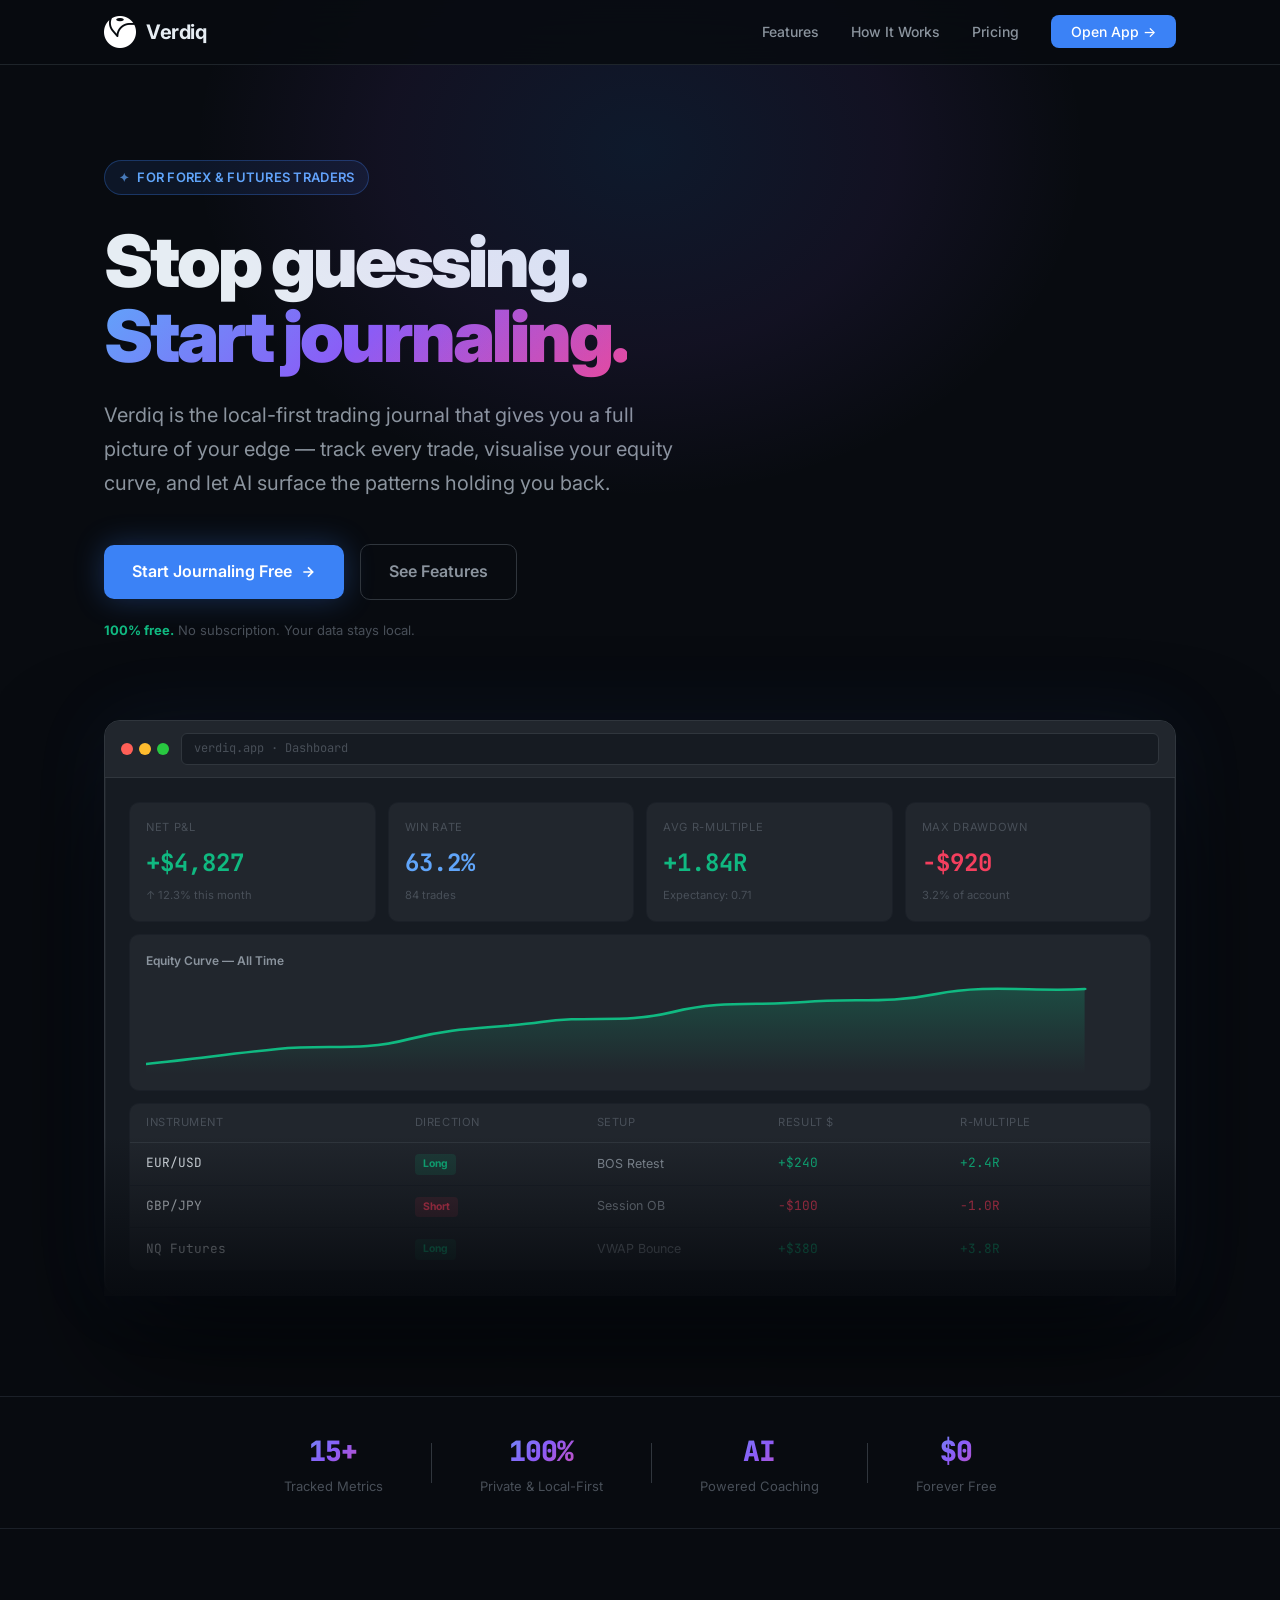
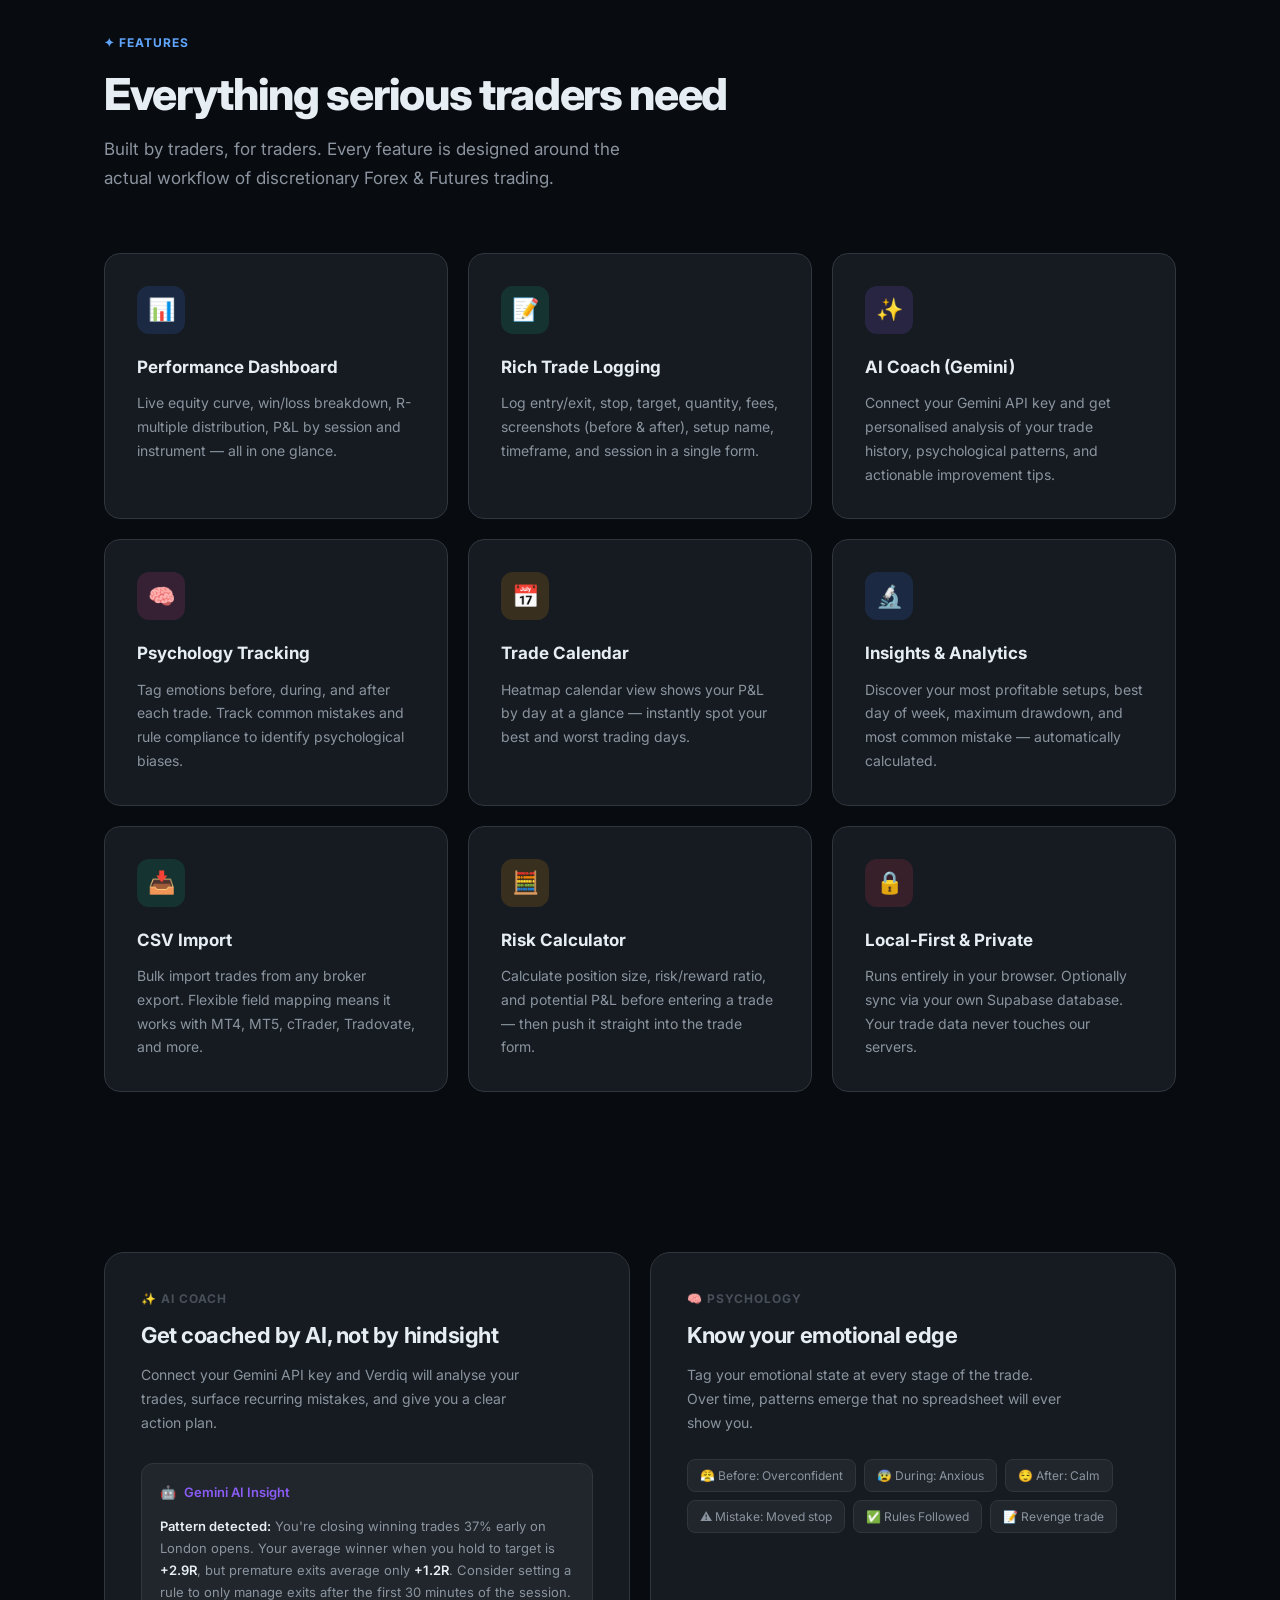
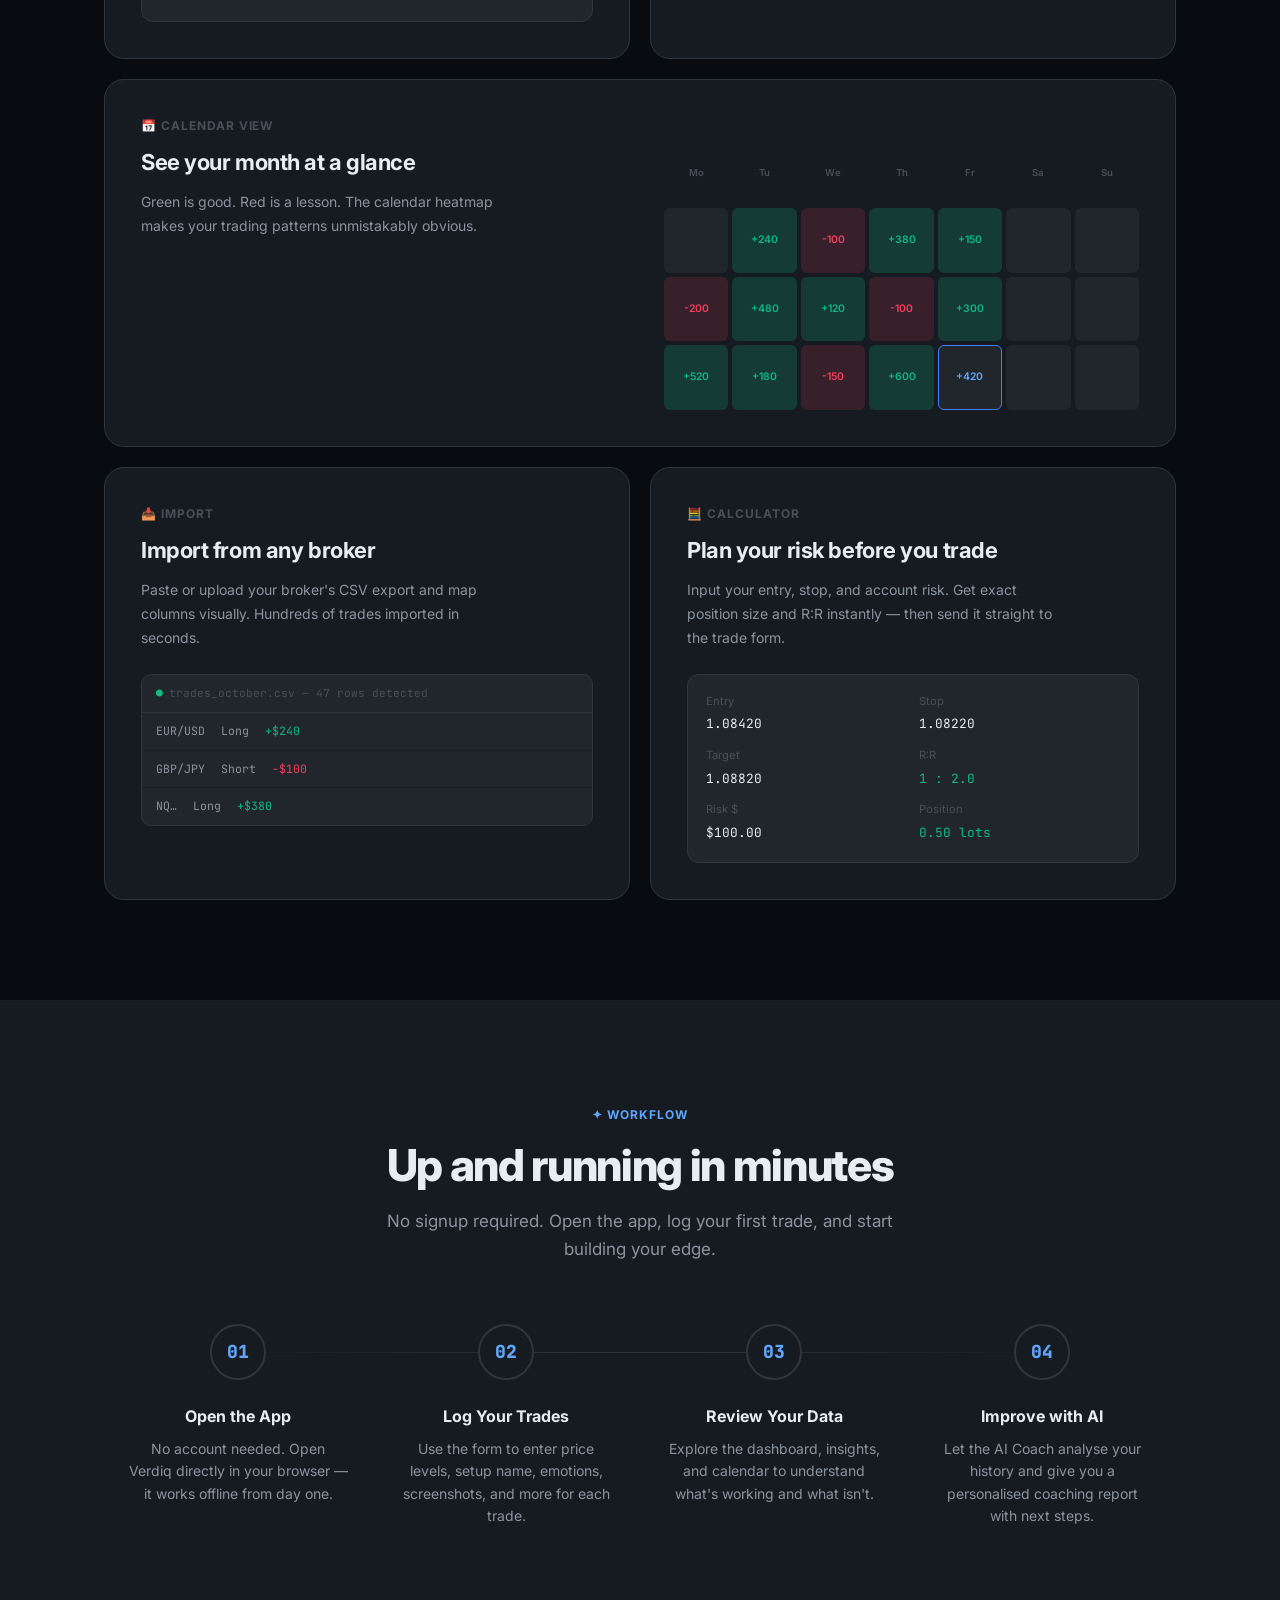
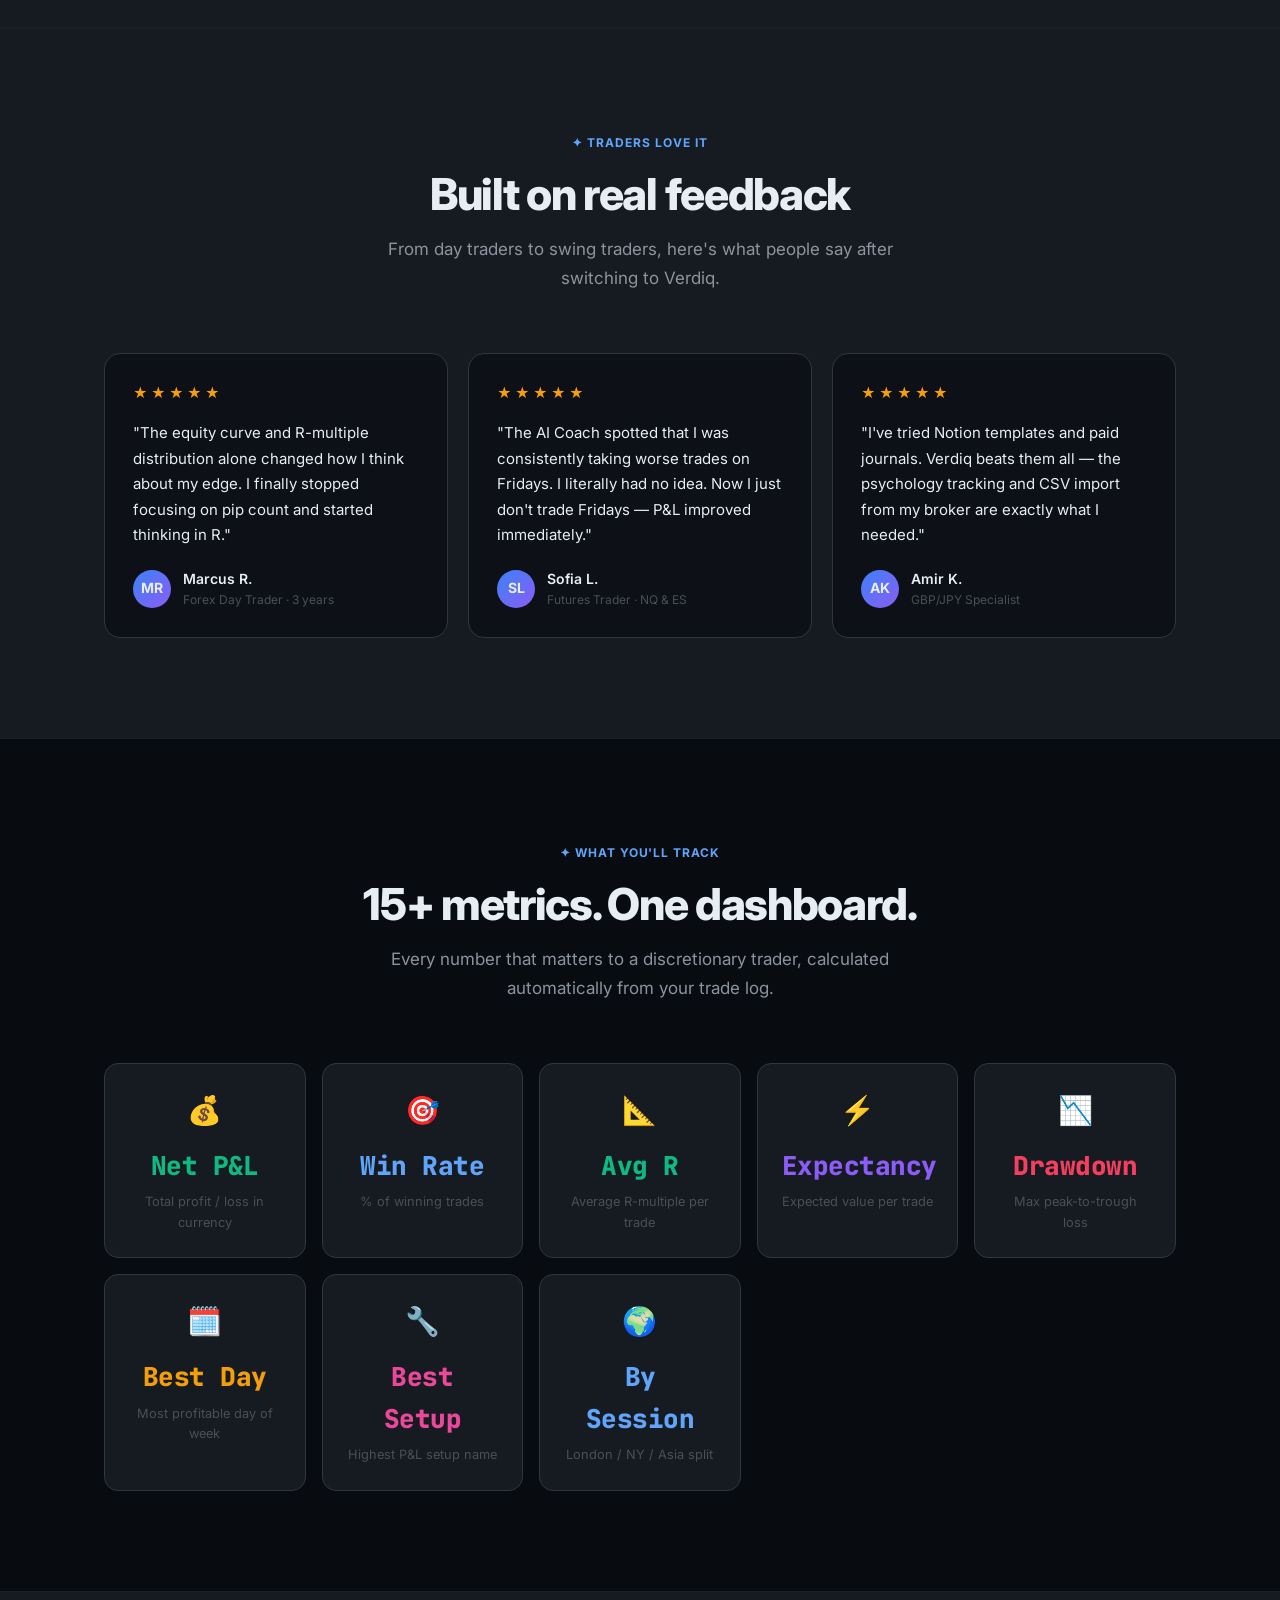
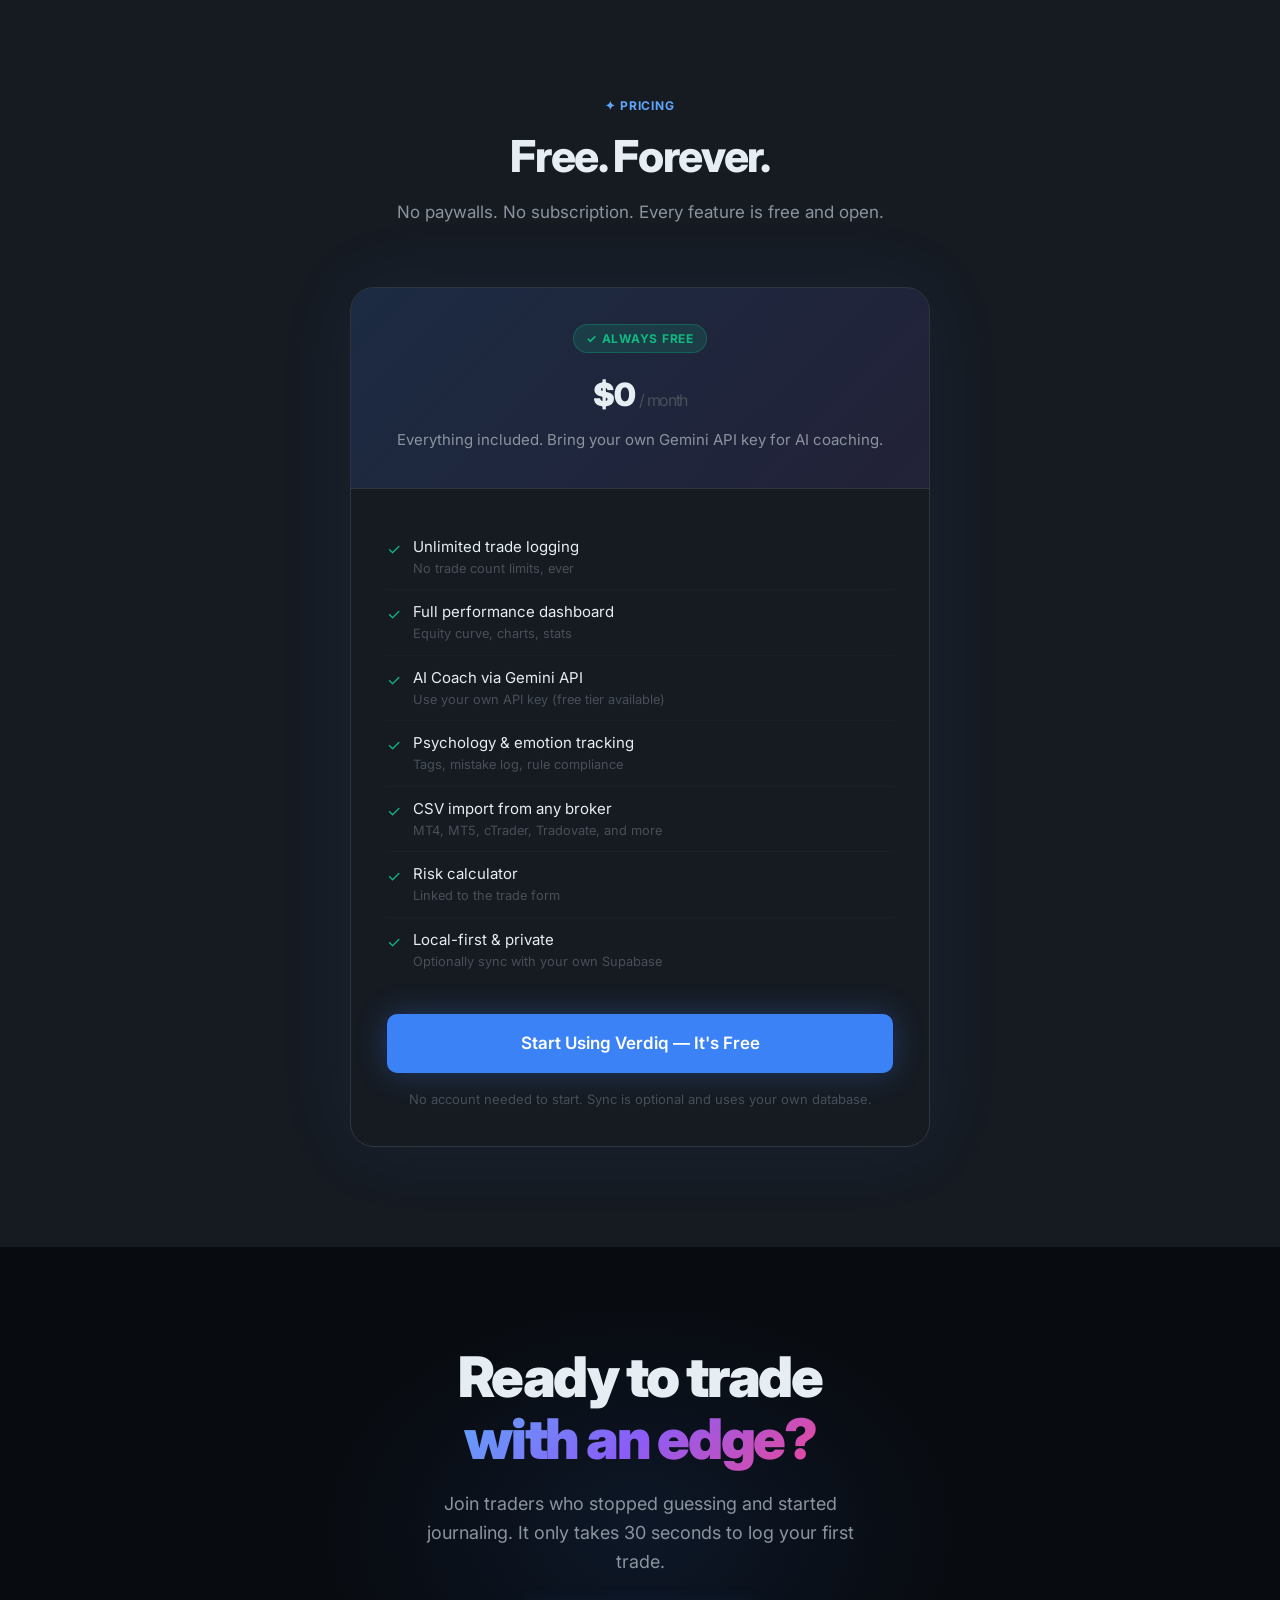
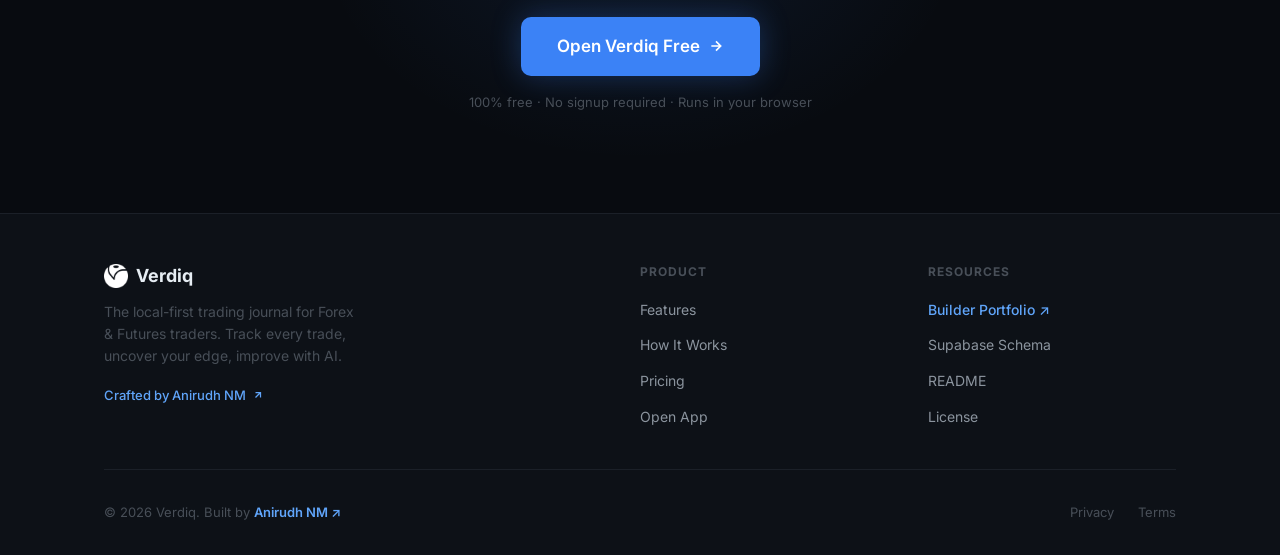
<file: index.html>
<!DOCTYPE html>
<html lang="en">
<head>
  <meta charset="UTF-8">
  <meta name="viewport" content="width=device-width, initial-scale=1.0">
  <meta name="description" content="Verdiq — The local-first trading journal for Forex & Futures traders. Track trades, analyse performance, and improve with AI coaching.">
  <meta name="theme-color" content="#0d1117">
  <title>Verdiq — Trading Journal for Serious Traders</title>

  <link rel="icon" type="image/png" href="/icon.png">
  <link rel="preconnect" href="https://fonts.googleapis.com">
  <link rel="preconnect" href="https://fonts.gstatic.com" crossorigin>
  <link href="https://fonts.googleapis.com/css2?family=Inter:wght@300;400;500;600;700;800;900&family=JetBrains+Mono:wght@400;500;600&display=swap" rel="stylesheet">

  <style>
    /* ── Reset & Base ─────────────────────────────── */
    *, *::before, *::after { box-sizing: border-box; margin: 0; padding: 0; }
    html { scroll-behavior: smooth; }

    body {
      font-family: 'Inter', -apple-system, BlinkMacSystemFont, sans-serif;
      background: #080b10;
      color: #e6edf3;
      line-height: 1.6;
      overflow-x: hidden;
    }

    /* ── Design Tokens ────────────────────────────── */
    :root {
      --bg-deep:      #080b10;
      --bg-primary:   #0d1117;
      --bg-secondary: #161b22;
      --bg-elevated:  #21262d;
      --border:       #30363d;
      --border-subtle:#1b2028;
      --text-primary: #e6edf3;
      --text-secondary:#8b949e;
      --text-muted:   #484f58;
      --profit:       #10b981;
      --loss:         #f43f5e;
      --accent:       #3b82f6;
      --accent-light: #60a5fa;
      --accent-hover: #2563eb;
      --purple:       #8b5cf6;
      --pink:         #ec4899;
      --warning:      #f59e0b;
      --mono:         'JetBrains Mono', monospace;
    }

    /* ── Utilities ────────────────────────────────── */
    .container {
      max-width: 1120px;
      margin: 0 auto;
      padding: 0 24px;
    }
    .gradient-text {
      background: linear-gradient(135deg, #60a5fa 0%, #8b5cf6 50%, #ec4899 100%);
      -webkit-background-clip: text;
      -webkit-text-fill-color: transparent;
      background-clip: text;
    }
    .profit-text { color: var(--profit); }
    .loss-text   { color: var(--loss); }
    .mono        { font-family: var(--mono); }

    /* ── Scrollbar ────────────────────────────────── */
    ::-webkit-scrollbar { width: 6px; }
    ::-webkit-scrollbar-track { background: var(--bg-primary); }
    ::-webkit-scrollbar-thumb { background: var(--border); border-radius: 3px; }

    /* ══════════════════════════════════════════════ */
    /*  NAV                                           */
    /* ══════════════════════════════════════════════ */
    .nav {
      position: fixed;
      top: 0; left: 0; right: 0;
      z-index: 100;
      background: rgba(8, 11, 16, 0.85);
      backdrop-filter: blur(20px);
      -webkit-backdrop-filter: blur(20px);
      border-bottom: 1px solid rgba(48, 54, 61, 0.6);
      transition: border-color 0.3s;
    }
    .nav-inner {
      display: flex;
      align-items: center;
      justify-content: space-between;
      height: 64px;
    }
    .nav-logo {
      display: flex;
      align-items: center;
      gap: 10px;
      text-decoration: none;
      color: var(--text-primary);
      font-weight: 700;
      font-size: 1.25rem;
      letter-spacing: -0.02em;
    }
    .nav-logo img {
      width: 32px;
      height: 32px;
      border-radius: 8px;
    }
    .nav-links {
      display: flex;
      align-items: center;
      gap: 32px;
      list-style: none;
    }
    .nav-links a {
      color: var(--text-secondary);
      text-decoration: none;
      font-size: 0.875rem;
      font-weight: 500;
      transition: color 0.2s;
    }
    .nav-links a:hover { color: var(--text-primary); }
    .nav-cta {
      background: var(--accent);
      color: #fff !important;
      padding: 8px 20px;
      border-radius: 8px;
      transition: background 0.2s !important;
    }
    .nav-cta:hover { background: var(--accent-hover) !important; }

    /* ══════════════════════════════════════════════ */
    /*  HERO                                          */
    /* ══════════════════════════════════════════════ */
    .hero {
      padding: 160px 0 100px;
      position: relative;
      overflow: hidden;
    }
    /* Radial glow background */
    .hero::before {
      content: '';
      position: absolute;
      top: -200px; left: 50%;
      transform: translateX(-50%);
      width: 900px; height: 700px;
      background: radial-gradient(ellipse at center,
        rgba(59,130,246,0.12) 0%,
        rgba(139,92,246,0.08) 40%,
        transparent 70%);
      pointer-events: none;
    }
    .hero-badge {
      display: inline-flex;
      align-items: center;
      gap: 8px;
      background: rgba(59,130,246,0.1);
      border: 1px solid rgba(59,130,246,0.3);
      color: var(--accent-light);
      font-size: 0.8125rem;
      font-weight: 600;
      padding: 6px 14px;
      border-radius: 100px;
      margin-bottom: 28px;
      letter-spacing: 0.02em;
      text-transform: uppercase;
    }
    .hero-badge span { font-size: 0.75rem; opacity: 0.7; }
    .hero-title {
      font-size: clamp(2.5rem, 6vw, 4.5rem);
      font-weight: 900;
      line-height: 1.05;
      letter-spacing: -0.04em;
      margin-bottom: 24px;
    }
    .hero-subtitle {
      font-size: clamp(1rem, 2vw, 1.25rem);
      color: var(--text-secondary);
      max-width: 580px;
      line-height: 1.7;
      margin-bottom: 44px;
      font-weight: 400;
    }
    .hero-ctas {
      display: flex;
      align-items: center;
      gap: 16px;
      flex-wrap: wrap;
    }
    .btn-primary {
      display: inline-flex;
      align-items: center;
      gap: 8px;
      background: var(--accent);
      color: #fff;
      font-weight: 600;
      font-size: 1rem;
      padding: 14px 28px;
      border-radius: 10px;
      text-decoration: none;
      border: none;
      cursor: pointer;
      transition: background 0.2s, transform 0.15s, box-shadow 0.2s;
      box-shadow: 0 0 30px rgba(59,130,246,0.3);
    }
    .btn-primary:hover {
      background: var(--accent-hover);
      transform: translateY(-1px);
      box-shadow: 0 0 40px rgba(59,130,246,0.4);
    }
    .btn-secondary {
      display: inline-flex;
      align-items: center;
      gap: 8px;
      background: transparent;
      color: var(--text-secondary);
      font-weight: 600;
      font-size: 1rem;
      padding: 14px 28px;
      border-radius: 10px;
      text-decoration: none;
      border: 1px solid var(--border);
      cursor: pointer;
      transition: color 0.2s, border-color 0.2s, transform 0.15s;
    }
    .btn-secondary:hover {
      color: var(--text-primary);
      border-color: var(--text-secondary);
      transform: translateY(-1px);
    }
    .hero-note {
      margin-top: 20px;
      font-size: 0.8125rem;
      color: var(--text-muted);
    }
    .hero-note strong { color: var(--profit); }

    /* ── Hero Dashboard Mock ──────────────────────── */
    .hero-visual {
      margin-top: 80px;
      position: relative;
    }
    .hero-visual::before {
      content: '';
      position: absolute;
      bottom: 0; left: 0; right: 0;
      height: 160px;
      background: linear-gradient(transparent, var(--bg-deep));
      z-index: 2;
      pointer-events: none;
    }
    .mock-browser {
      background: var(--bg-secondary);
      border: 1px solid var(--border);
      border-radius: 16px;
      overflow: hidden;
      box-shadow:
        0 0 0 1px rgba(255,255,255,0.04) inset,
        0 60px 120px rgba(0,0,0,0.6),
        0 0 80px rgba(59,130,246,0.08);
    }
    .mock-browser-bar {
      background: var(--bg-elevated);
      border-bottom: 1px solid var(--border);
      padding: 12px 16px;
      display: flex;
      align-items: center;
      gap: 12px;
    }
    .mock-dots {
      display: flex;
      gap: 6px;
    }
    .mock-dot {
      width: 12px; height: 12px;
      border-radius: 50%;
    }
    .mock-dot:nth-child(1) { background: #ff5f57; }
    .mock-dot:nth-child(2) { background: #febc2e; }
    .mock-dot:nth-child(3) { background: #28c840; }
    .mock-url {
      flex: 1;
      background: var(--bg-secondary);
      border: 1px solid var(--border);
      border-radius: 6px;
      padding: 5px 12px;
      font-size: 0.75rem;
      color: var(--text-muted);
      font-family: var(--mono);
    }
    .mock-content {
      padding: 24px;
      display: grid;
      grid-template-columns: 1fr 1fr 1fr 1fr;
      gap: 12px;
    }

    /* Stat Cards in Mock */
    .mock-stat {
      background: var(--bg-elevated);
      border: 1px solid var(--border-subtle);
      border-radius: 10px;
      padding: 16px;
    }
    .mock-stat-label {
      font-size: 0.7rem;
      color: var(--text-muted);
      text-transform: uppercase;
      letter-spacing: 0.06em;
      margin-bottom: 8px;
    }
    .mock-stat-value {
      font-size: 1.5rem;
      font-weight: 700;
      font-family: var(--mono);
    }
    .mock-stat-sub {
      font-size: 0.7rem;
      color: var(--text-muted);
      margin-top: 4px;
    }

    /* Chart bar in Mock */
    .mock-chart-area {
      grid-column: span 4;
      background: var(--bg-elevated);
      border: 1px solid var(--border-subtle);
      border-radius: 10px;
      padding: 16px;
    }
    .mock-chart-title {
      font-size: 0.75rem;
      color: var(--text-secondary);
      font-weight: 600;
      margin-bottom: 14px;
    }
    .mock-equity-line {
      height: 90px;
      position: relative;
      overflow: hidden;
    }
    .mock-equity-line svg {
      width: 100%;
      height: 100%;
    }

    /* Mini trade rows */
    .mock-trades {
      grid-column: span 4;
      background: var(--bg-elevated);
      border: 1px solid var(--border-subtle);
      border-radius: 10px;
      overflow: hidden;
    }
    .mock-trade-header {
      display: grid;
      grid-template-columns: 1.5fr 1fr 1fr 1fr 1fr;
      gap: 8px;
      padding: 10px 16px;
      border-bottom: 1px solid var(--border);
      font-size: 0.7rem;
      color: var(--text-muted);
      text-transform: uppercase;
      letter-spacing: 0.05em;
    }
    .mock-trade-row {
      display: grid;
      grid-template-columns: 1.5fr 1fr 1fr 1fr 1fr;
      gap: 8px;
      padding: 10px 16px;
      border-bottom: 1px solid var(--border-subtle);
      font-size: 0.8rem;
      align-items: center;
    }
    .mock-trade-row:last-child { border-bottom: none; }
    .mock-badge {
      display: inline-block;
      padding: 2px 8px;
      border-radius: 4px;
      font-size: 0.65rem;
      font-weight: 700;
    }
    .mock-badge.long  { background: rgba(16,185,129,0.15); color: var(--profit); }
    .mock-badge.short { background: rgba(244,63,94,0.15);  color: var(--loss); }

    /* ══════════════════════════════════════════════ */
    /*  SOCIAL PROOF BAR                              */
    /* ══════════════════════════════════════════════ */
    .social-bar {
      padding: 32px 0;
      border-top: 1px solid var(--border-subtle);
      border-bottom: 1px solid var(--border-subtle);
    }
    .social-bar-inner {
      display: flex;
      align-items: center;
      justify-content: center;
      gap: 48px;
      flex-wrap: wrap;
    }
    .social-stat {
      text-align: center;
    }
    .social-stat-value {
      font-size: 1.75rem;
      font-weight: 800;
      letter-spacing: -0.03em;
      font-family: var(--mono);
    }
    .social-stat-label {
      font-size: 0.8125rem;
      color: var(--text-muted);
      margin-top: 2px;
    }
    .social-divider {
      width: 1px;
      height: 40px;
      background: var(--border);
    }

    /* ══════════════════════════════════════════════ */
    /*  FEATURES SECTION                              */
    /* ══════════════════════════════════════════════ */
    section { padding: 100px 0; }
    .section-tag {
      display: inline-flex;
      align-items: center;
      gap: 6px;
      font-size: 0.75rem;
      font-weight: 700;
      letter-spacing: 0.08em;
      text-transform: uppercase;
      color: var(--accent-light);
      margin-bottom: 16px;
    }
    .section-title {
      font-size: clamp(1.75rem, 4vw, 2.75rem);
      font-weight: 800;
      letter-spacing: -0.03em;
      line-height: 1.15;
      margin-bottom: 16px;
    }
    .section-subtitle {
      font-size: 1.0625rem;
      color: var(--text-secondary);
      max-width: 520px;
      line-height: 1.7;
    }

    /* Feature Grid */
    .features-grid {
      display: grid;
      grid-template-columns: repeat(auto-fit, minmax(300px, 1fr));
      gap: 20px;
      margin-top: 60px;
    }
    .feature-card {
      background: var(--bg-secondary);
      border: 1px solid var(--border);
      border-radius: 16px;
      padding: 32px;
      transition: border-color 0.2s, transform 0.2s, box-shadow 0.2s;
      position: relative;
      overflow: hidden;
    }
    .feature-card::before {
      content: '';
      position: absolute;
      top: 0; left: 0; right: 0;
      height: 1px;
      background: linear-gradient(90deg, transparent, rgba(59,130,246,0.5), transparent);
      opacity: 0;
      transition: opacity 0.3s;
    }
    .feature-card:hover {
      border-color: rgba(59,130,246,0.4);
      transform: translateY(-4px);
      box-shadow: 0 20px 40px rgba(0,0,0,0.3), 0 0 30px rgba(59,130,246,0.06);
    }
    .feature-card:hover::before { opacity: 1; }
    .feature-icon {
      width: 48px; height: 48px;
      border-radius: 12px;
      display: flex;
      align-items: center;
      justify-content: center;
      font-size: 22px;
      margin-bottom: 20px;
    }
    .feature-icon.blue   { background: rgba(59,130,246,0.15); }
    .feature-icon.green  { background: rgba(16,185,129,0.15); }
    .feature-icon.purple { background: rgba(139,92,246,0.15); }
    .feature-icon.pink   { background: rgba(236,72,153,0.15); }
    .feature-icon.amber  { background: rgba(245,158,11,0.15); }
    .feature-icon.red    { background: rgba(244,63,94,0.15); }
    .feature-title {
      font-size: 1.0625rem;
      font-weight: 700;
      margin-bottom: 10px;
    }
    .feature-desc {
      font-size: 0.875rem;
      color: var(--text-secondary);
      line-height: 1.7;
    }

    /* ══════════════════════════════════════════════ */
    /*  FEATURE SPOTLIGHT (bento-style)               */
    /* ══════════════════════════════════════════════ */
    .spotlight-grid {
      display: grid;
      grid-template-columns: 1fr 1fr;
      grid-template-rows: auto auto;
      gap: 20px;
      margin-top: 60px;
    }
    .spotlight-card {
      background: var(--bg-secondary);
      border: 1px solid var(--border);
      border-radius: 20px;
      padding: 36px;
      overflow: hidden;
      position: relative;
    }
    .spotlight-card.wide { grid-column: span 2; }
    .spotlight-card.tall { }
    .spotlight-label {
      font-size: 0.75rem;
      font-weight: 700;
      letter-spacing: 0.08em;
      text-transform: uppercase;
      color: var(--text-muted);
      margin-bottom: 10px;
    }
    .spotlight-heading {
      font-size: 1.375rem;
      font-weight: 700;
      letter-spacing: -0.02em;
      margin-bottom: 10px;
    }
    .spotlight-body {
      font-size: 0.875rem;
      color: var(--text-secondary);
      line-height: 1.7;
      max-width: 380px;
    }

    /* AI Coach mock message */
    .ai-mock {
      margin-top: 28px;
      background: var(--bg-elevated);
      border: 1px solid var(--border);
      border-radius: 12px;
      padding: 18px;
    }
    .ai-mock-header {
      display: flex;
      align-items: center;
      gap: 8px;
      margin-bottom: 12px;
      font-size: 0.8125rem;
      font-weight: 600;
      color: var(--purple);
    }
    .ai-mock-text {
      font-size: 0.8125rem;
      color: var(--text-secondary);
      line-height: 1.7;
    }
    .ai-highlight {
      color: var(--text-primary);
      font-weight: 600;
    }

    /* Psychology mini tags */
    .emotion-tags {
      margin-top: 24px;
      display: flex;
      flex-wrap: wrap;
      gap: 8px;
    }
    .emotion-tag {
      background: var(--bg-elevated);
      border: 1px solid var(--border);
      border-radius: 8px;
      padding: 6px 12px;
      font-size: 0.75rem;
      color: var(--text-secondary);
      display: flex;
      align-items: center;
      gap: 6px;
    }

    /* Calendar mini mock */
    .cal-mini {
      margin-top: 24px;
      display: grid;
      grid-template-columns: repeat(7, 1fr);
      gap: 4px;
    }
    .cal-day {
      aspect-ratio: 1;
      border-radius: 6px;
      display: flex;
      align-items: center;
      justify-content: center;
      font-size: 0.65rem;
      font-weight: 600;
      background: var(--bg-elevated);
      color: var(--text-muted);
    }
    .cal-day.profit { background: rgba(16,185,129,0.2); color: var(--profit); }
    .cal-day.loss   { background: rgba(244,63,94,0.15); color: var(--loss); }
    .cal-day.today  { border: 1px solid var(--accent); color: var(--accent-light); }

    /* Import mock */
    .import-mock {
      margin-top: 24px;
      background: var(--bg-elevated);
      border: 1px solid var(--border);
      border-radius: 10px;
      overflow: hidden;
    }
    .import-mock-header {
      padding: 10px 14px;
      border-bottom: 1px solid var(--border);
      font-size: 0.7rem;
      color: var(--text-muted);
      font-family: var(--mono);
      display: flex;
      align-items: center;
      gap: 6px;
    }
    .import-mock-row {
      padding: 9px 14px;
      border-bottom: 1px solid var(--border-subtle);
      font-size: 0.72rem;
      font-family: var(--mono);
      color: var(--text-secondary);
      display: flex;
      gap: 16px;
    }
    .import-mock-row:last-child { border-bottom: none; }

    /* ══════════════════════════════════════════════ */
    /*  HOW IT WORKS                                  */
    /* ══════════════════════════════════════════════ */
    .steps-grid {
      display: grid;
      grid-template-columns: repeat(auto-fit, minmax(220px, 1fr));
      gap: 0;
      margin-top: 60px;
      position: relative;
    }
    .steps-grid::before {
      content: '';
      position: absolute;
      top: 28px;
      left: 10%;
      right: 10%;
      height: 1px;
      background: linear-gradient(90deg, transparent, var(--border), transparent);
    }
    .step-item {
      text-align: center;
      padding: 0 24px;
      position: relative;
    }
    .step-number {
      width: 56px; height: 56px;
      border-radius: 50%;
      background: var(--bg-secondary);
      border: 2px solid var(--border);
      display: flex;
      align-items: center;
      justify-content: center;
      margin: 0 auto 24px;
      font-size: 1.125rem;
      font-weight: 800;
      font-family: var(--mono);
      color: var(--accent-light);
      position: relative;
      z-index: 1;
    }
    .step-title {
      font-size: 1rem;
      font-weight: 700;
      margin-bottom: 8px;
    }
    .step-desc {
      font-size: 0.875rem;
      color: var(--text-secondary);
      line-height: 1.6;
    }

    /* ══════════════════════════════════════════════ */
    /*  TESTIMONIALS                                  */
    /* ══════════════════════════════════════════════ */
    .testimonials-bg {
      background: var(--bg-secondary);
      border-top: 1px solid var(--border-subtle);
      border-bottom: 1px solid var(--border-subtle);
    }
    .testimonials-grid {
      display: grid;
      grid-template-columns: repeat(auto-fit, minmax(280px, 1fr));
      gap: 20px;
      margin-top: 60px;
    }
    .testimonial-card {
      background: var(--bg-primary);
      border: 1px solid var(--border);
      border-radius: 16px;
      padding: 28px;
    }
    .testimonial-stars {
      display: flex;
      gap: 3px;
      margin-bottom: 16px;
    }
    .testimonial-stars span { color: var(--warning); font-size: 14px; }
    .testimonial-text {
      font-size: 0.9375rem;
      color: var(--text-primary);
      line-height: 1.7;
      margin-bottom: 20px;
    }
    .testimonial-author {
      display: flex;
      align-items: center;
      gap: 12px;
    }
    .testimonial-avatar {
      width: 38px; height: 38px;
      border-radius: 50%;
      background: linear-gradient(135deg, var(--accent), var(--purple));
      display: flex;
      align-items: center;
      justify-content: center;
      font-weight: 700;
      font-size: 0.875rem;
    }
    .testimonial-name {
      font-size: 0.875rem;
      font-weight: 600;
    }
    .testimonial-role {
      font-size: 0.75rem;
      color: var(--text-muted);
    }

    /* ══════════════════════════════════════════════ */
    /*  METRICS SHOWCASE                              */
    /* ══════════════════════════════════════════════ */
    .metrics-section { background: var(--bg-deep); }
    .metrics-grid {
      display: grid;
      grid-template-columns: repeat(auto-fit, minmax(180px, 1fr));
      gap: 16px;
      margin-top: 60px;
    }
    .metric-card {
      background: var(--bg-secondary);
      border: 1px solid var(--border);
      border-radius: 14px;
      padding: 24px;
      text-align: center;
    }
    .metric-icon { font-size: 28px; margin-bottom: 12px; }
    .metric-value {
      font-size: 1.625rem;
      font-weight: 800;
      font-family: var(--mono);
      letter-spacing: -0.02em;
      margin-bottom: 6px;
    }
    .metric-label {
      font-size: 0.8rem;
      color: var(--text-muted);
    }

    /* ══════════════════════════════════════════════ */
    /*  PRICING / FREE CTA SECTION                    */
    /* ══════════════════════════════════════════════ */
    .pricing-card {
      max-width: 580px;
      margin: 60px auto 0;
      background: var(--bg-secondary);
      border: 1px solid var(--border);
      border-radius: 24px;
      overflow: hidden;
      box-shadow: 0 0 80px rgba(59,130,246,0.08);
    }
    .pricing-header {
      background: linear-gradient(135deg, rgba(59,130,246,0.15) 0%, rgba(139,92,246,0.1) 100%);
      border-bottom: 1px solid var(--border);
      padding: 36px;
      text-align: center;
    }
    .pricing-badge {
      display: inline-block;
      background: rgba(16,185,129,0.15);
      color: var(--profit);
      border: 1px solid rgba(16,185,129,0.3);
      border-radius: 100px;
      padding: 4px 12px;
      font-size: 0.75rem;
      font-weight: 700;
      letter-spacing: 0.06em;
      text-transform: uppercase;
      margin-bottom: 16px;
    }
    .pricing-title {
      font-size: 2rem;
      font-weight: 900;
      letter-spacing: -0.04em;
      margin-bottom: 8px;
    }
    .pricing-desc {
      font-size: 0.9375rem;
      color: var(--text-secondary);
    }
    .pricing-body {
      padding: 36px;
    }
    .pricing-features {
      list-style: none;
      margin-bottom: 32px;
    }
    .pricing-features li {
      display: flex;
      align-items: flex-start;
      gap: 12px;
      padding: 10px 0;
      border-bottom: 1px solid var(--border-subtle);
      font-size: 0.9375rem;
    }
    .pricing-features li:last-child { border-bottom: none; }
    .pricing-features .check {
      color: var(--profit);
      font-size: 16px;
      flex-shrink: 0;
      margin-top: 2px;
    }
    .pricing-features .feature-text { color: var(--text-primary); }
    .pricing-features .feature-sub  { font-size: 0.8rem; color: var(--text-muted); }
    .pricing-footnote {
      text-align: center;
      font-size: 0.8125rem;
      color: var(--text-muted);
      margin-top: 16px;
    }

    /* ══════════════════════════════════════════════ */
    /*  CTA BANNER                                    */
    /* ══════════════════════════════════════════════ */
    .cta-section {
      padding: 100px 0;
      text-align: center;
      position: relative;
      overflow: hidden;
    }
    .cta-section::before {
      content: '';
      position: absolute;
      top: 50%; left: 50%;
      transform: translate(-50%, -50%);
      width: 700px; height: 500px;
      background: radial-gradient(ellipse at center,
        rgba(59,130,246,0.1) 0%,
        transparent 65%);
      pointer-events: none;
    }
    .cta-title {
      font-size: clamp(2rem, 5vw, 3.5rem);
      font-weight: 900;
      letter-spacing: -0.04em;
      line-height: 1.1;
      margin-bottom: 20px;
    }
    .cta-subtitle {
      font-size: 1.125rem;
      color: var(--text-secondary);
      margin-bottom: 40px;
      max-width: 480px;
      margin-left: auto;
      margin-right: auto;
    }

    /* ══════════════════════════════════════════════ */
    /*  FOOTER                                        */
    /* ══════════════════════════════════════════════ */
    footer {
      background: var(--bg-primary);
      border-top: 1px solid var(--border-subtle);
      padding: 48px 0 32px;
    }
    .footer-inner {
      display: grid;
      grid-template-columns: 2fr 1fr 1fr;
      gap: 40px;
      padding-bottom: 40px;
      border-bottom: 1px solid var(--border-subtle);
      margin-bottom: 32px;
    }
    .footer-brand-name {
      font-weight: 700;
      font-size: 1.125rem;
      margin-bottom: 10px;
      display: flex;
      align-items: center;
      gap: 8px;
    }
    .footer-brand-name img {
      width: 24px; height: 24px;
      border-radius: 6px;
    }
    .footer-brand-desc {
      font-size: 0.875rem;
      color: var(--text-muted);
      line-height: 1.6;
      max-width: 260px;
    }
    .footer-col-title {
      font-size: 0.75rem;
      font-weight: 700;
      letter-spacing: 0.08em;
      text-transform: uppercase;
      color: var(--text-muted);
      margin-bottom: 16px;
    }
    .footer-links {
      list-style: none;
      display: flex;
      flex-direction: column;
      gap: 10px;
    }
    .footer-links a {
      color: var(--text-secondary);
      text-decoration: none;
      font-size: 0.875rem;
      transition: color 0.2s;
    }
    .footer-links a:hover { color: var(--text-primary); }
    .footer-bottom {
      display: flex;
      align-items: center;
      justify-content: space-between;
      flex-wrap: wrap;
      gap: 12px;
    }
    .footer-copy {
      font-size: 0.8125rem;
      color: var(--text-muted);
    }
    .footer-copy a {
      color: var(--accent-light);
      text-decoration: none;
    }
    .footer-legal {
      display: flex;
      gap: 24px;
      font-size: 0.8125rem;
    }
    .footer-legal a {
      color: var(--text-muted);
      text-decoration: none;
      transition: color 0.2s;
    }
    .footer-legal a:hover { color: var(--text-secondary); }

    /* ── Animations ───────────────────────────────── */
    @keyframes fadeUp {
      from { opacity: 0; transform: translateY(30px); }
      to   { opacity: 1; transform: translateY(0); }
    }
    @keyframes floatY {
      0%, 100% { transform: translateY(0); }
      50%       { transform: translateY(-8px); }
    }
    @keyframes shimmer {
      0%   { opacity: 0.5; }
      50%  { opacity: 1; }
      100% { opacity: 0.5; }
    }
    .fade-up {
      opacity: 0;
      transform: translateY(30px);
      transition: opacity 0.6s ease, transform 0.6s ease;
    }
    .fade-up.visible {
      opacity: 1;
      transform: translateY(0);
    }
    .hero-visual { animation: floatY 6s ease-in-out infinite; }

    /* ── Responsive ───────────────────────────────── */
    @media (max-width: 900px) {
      .spotlight-grid { grid-template-columns: 1fr; }
      .spotlight-card.wide { grid-column: span 1; }
      .footer-inner { grid-template-columns: 1fr 1fr; }
      .steps-grid::before { display: none; }
      .nav-links { display: none; }
      .mock-trade-header,
      .mock-trade-row { grid-template-columns: 1.5fr 1fr 1fr; }
      .mock-trade-header > *:nth-child(4),
      .mock-trade-header > *:nth-child(5),
      .mock-trade-row > *:nth-child(4),
      .mock-trade-row > *:nth-child(5) { display: none; }
    }
    @media (max-width: 600px) {
      .hero { padding: 120px 0 60px; }
      .mock-content { grid-template-columns: 1fr 1fr; }
      .mock-stat { }
      .mock-chart-area,
      .mock-trades { grid-column: span 2; }
      .footer-inner { grid-template-columns: 1fr; }
      .footer-bottom { flex-direction: column; align-items: flex-start; }
      .social-bar-inner { gap: 24px; }
      .social-divider { display: none; }
    }
  </style>
</head>
<body>

  <!-- ═══ NAV ═══════════════════════════════════════ -->
  <nav class="nav">
    <div class="container nav-inner">
      <a class="nav-logo" href="#">
        <img src="icon.png" alt="Verdiq">
        Verdiq
      </a>
      <ul class="nav-links">
        <li><a href="#features">Features</a></li>
        <li><a href="#how-it-works">How It Works</a></li>
        <li><a href="#pricing">Pricing</a></li>
        <li><a href="app.html" class="nav-cta">Open App →</a></li>
      </ul>
    </div>
  </nav>

  <!-- ═══ HERO ══════════════════════════════════════ -->
  <section class="hero">
    <div class="container">
      <div class="hero-badge">
        <span>✦</span> For Forex &amp; Futures Traders
      </div>
      <h1 class="hero-title">
        Stop guessing.<br>
        <span class="gradient-text">Start journaling.</span>
      </h1>
      <p class="hero-subtitle">
        Verdiq is the local-first trading journal that gives you a full picture of your edge — track every trade, visualise your equity curve, and let AI surface the patterns holding you back.
      </p>
      <div class="hero-ctas">
        <a href="app.html" class="btn-primary">
          Start Journaling Free
          <svg width="16" height="16" viewBox="0 0 24 24" fill="none" stroke="currentColor" stroke-width="2.5"><path d="M5 12h14M12 5l7 7-7 7"/></svg>
        </a>
        <a href="#features" class="btn-secondary">
          See Features
        </a>
      </div>
      <p class="hero-note"><strong>100% free.</strong> No subscription. Your data stays local.</p>

      <!-- Mock Dashboard Preview -->
      <div class="hero-visual">
        <div class="mock-browser">
          <div class="mock-browser-bar">
            <div class="mock-dots">
              <div class="mock-dot"></div>
              <div class="mock-dot"></div>
              <div class="mock-dot"></div>
            </div>
            <div class="mock-url">verdiq.app · Dashboard</div>
          </div>
          <div class="mock-content">
            <div class="mock-stat">
              <div class="mock-stat-label">Net P&amp;L</div>
              <div class="mock-stat-value profit-text">+$4,827</div>
              <div class="mock-stat-sub">↑ 12.3% this month</div>
            </div>
            <div class="mock-stat">
              <div class="mock-stat-label">Win Rate</div>
              <div class="mock-stat-value" style="color:#60a5fa">63.2%</div>
              <div class="mock-stat-sub">84 trades</div>
            </div>
            <div class="mock-stat">
              <div class="mock-stat-label">Avg R-Multiple</div>
              <div class="mock-stat-value profit-text">+1.84R</div>
              <div class="mock-stat-sub">Expectancy: 0.71</div>
            </div>
            <div class="mock-stat">
              <div class="mock-stat-label">Max Drawdown</div>
              <div class="mock-stat-value loss-text">-$920</div>
              <div class="mock-stat-sub">3.2% of account</div>
            </div>
            <div class="mock-chart-area">
              <div class="mock-chart-title">Equity Curve — All Time</div>
              <div class="mock-equity-line">
                <svg viewBox="0 0 600 90" preserveAspectRatio="none">
                  <defs>
                    <linearGradient id="eqGrad" x1="0" y1="0" x2="0" y2="1">
                      <stop offset="0%" stop-color="#10b981" stop-opacity="0.25"/>
                      <stop offset="100%" stop-color="#10b981" stop-opacity="0"/>
                    </linearGradient>
                  </defs>
                  <path d="M0,80 C30,75 50,70 80,65 C110,60 130,68 160,55 C190,42 210,45 240,38 C270,31 290,40 320,28 C350,16 370,22 400,18 C430,14 450,20 480,10 C510,0 540,8 570,5 L570,90 L0,90 Z" fill="url(#eqGrad)"/>
                  <path d="M0,80 C30,75 50,70 80,65 C110,60 130,68 160,55 C190,42 210,45 240,38 C270,31 290,40 320,28 C350,16 370,22 400,18 C430,14 450,20 480,10 C510,0 540,8 570,5" fill="none" stroke="#10b981" stroke-width="2.5" stroke-linecap="round"/>
                </svg>
              </div>
            </div>
            <div class="mock-trades">
              <div class="mock-trade-header">
                <span>Instrument</span>
                <span>Direction</span>
                <span>Setup</span>
                <span>Result $</span>
                <span>R-Multiple</span>
              </div>
              <div class="mock-trade-row">
                <span class="mono" style="font-size:0.8rem;">EUR/USD</span>
                <span><span class="mock-badge long">Long</span></span>
                <span style="color:var(--text-secondary);font-size:0.78rem;">BOS Retest</span>
                <span class="profit-text mono">+$240</span>
                <span class="profit-text mono">+2.4R</span>
              </div>
              <div class="mock-trade-row">
                <span class="mono" style="font-size:0.8rem;">GBP/JPY</span>
                <span><span class="mock-badge short">Short</span></span>
                <span style="color:var(--text-secondary);font-size:0.78rem;">Session OB</span>
                <span class="loss-text mono">-$100</span>
                <span class="loss-text mono">-1.0R</span>
              </div>
              <div class="mock-trade-row">
                <span class="mono" style="font-size:0.8rem;">NQ Futures</span>
                <span><span class="mock-badge long">Long</span></span>
                <span style="color:var(--text-secondary);font-size:0.78rem;">VWAP Bounce</span>
                <span class="profit-text mono">+$380</span>
                <span class="profit-text mono">+3.8R</span>
              </div>
            </div>
          </div>
        </div>
      </div>
    </div>
  </section>

  <!-- ═══ SOCIAL PROOF BAR ══════════════════════════ -->
  <div class="social-bar">
    <div class="container">
      <div class="social-bar-inner">
        <div class="social-stat">
          <div class="social-stat-value gradient-text">15+</div>
          <div class="social-stat-label">Tracked Metrics</div>
        </div>
        <div class="social-divider"></div>
        <div class="social-stat">
          <div class="social-stat-value gradient-text">100%</div>
          <div class="social-stat-label">Private &amp; Local-First</div>
        </div>
        <div class="social-divider"></div>
        <div class="social-stat">
          <div class="social-stat-value gradient-text">AI</div>
          <div class="social-stat-label">Powered Coaching</div>
        </div>
        <div class="social-divider"></div>
        <div class="social-stat">
          <div class="social-stat-value gradient-text">$0</div>
          <div class="social-stat-label">Forever Free</div>
        </div>
      </div>
    </div>
  </div>

  <!-- ═══ FEATURES ══════════════════════════════════ -->
  <section id="features">
    <div class="container">
      <div class="fade-up">
        <div class="section-tag">✦ Features</div>
        <h2 class="section-title">Everything serious traders need</h2>
        <p class="section-subtitle">Built by traders, for traders. Every feature is designed around the actual workflow of discretionary Forex &amp; Futures trading.</p>
      </div>
      <div class="features-grid">
        <div class="feature-card fade-up">
          <div class="feature-icon blue">📊</div>
          <div class="feature-title">Performance Dashboard</div>
          <div class="feature-desc">Live equity curve, win/loss breakdown, R-multiple distribution, P&amp;L by session and instrument — all in one glance.</div>
        </div>
        <div class="feature-card fade-up">
          <div class="feature-icon green">📝</div>
          <div class="feature-title">Rich Trade Logging</div>
          <div class="feature-desc">Log entry/exit, stop, target, quantity, fees, screenshots (before &amp; after), setup name, timeframe, and session in a single form.</div>
        </div>
        <div class="feature-card fade-up">
          <div class="feature-icon purple">✨</div>
          <div class="feature-title">AI Coach (Gemini)</div>
          <div class="feature-desc">Connect your Gemini API key and get personalised analysis of your trade history, psychological patterns, and actionable improvement tips.</div>
        </div>
        <div class="feature-card fade-up">
          <div class="feature-icon pink">🧠</div>
          <div class="feature-title">Psychology Tracking</div>
          <div class="feature-desc">Tag emotions before, during, and after each trade. Track common mistakes and rule compliance to identify psychological biases.</div>
        </div>
        <div class="feature-card fade-up">
          <div class="feature-icon amber">📅</div>
          <div class="feature-title">Trade Calendar</div>
          <div class="feature-desc">Heatmap calendar view shows your P&amp;L by day at a glance — instantly spot your best and worst trading days.</div>
        </div>
        <div class="feature-card fade-up">
          <div class="feature-icon blue">🔬</div>
          <div class="feature-title">Insights &amp; Analytics</div>
          <div class="feature-desc">Discover your most profitable setups, best day of week, maximum drawdown, and most common mistake — automatically calculated.</div>
        </div>
        <div class="feature-card fade-up">
          <div class="feature-icon green">📥</div>
          <div class="feature-title">CSV Import</div>
          <div class="feature-desc">Bulk import trades from any broker export. Flexible field mapping means it works with MT4, MT5, cTrader, Tradovate, and more.</div>
        </div>
        <div class="feature-card fade-up">
          <div class="feature-icon amber">🧮</div>
          <div class="feature-title">Risk Calculator</div>
          <div class="feature-desc">Calculate position size, risk/reward ratio, and potential P&amp;L before entering a trade — then push it straight into the trade form.</div>
        </div>
        <div class="feature-card fade-up">
          <div class="feature-icon red">🔒</div>
          <div class="feature-title">Local-First &amp; Private</div>
          <div class="feature-desc">Runs entirely in your browser. Optionally sync via your own Supabase database. Your trade data never touches our servers.</div>
        </div>
      </div>
    </div>
  </section>

  <!-- ═══ SPOTLIGHT BENTO ════════════════════════════ -->
  <section style="padding-top: 0;">
    <div class="container">
      <div class="spotlight-grid">
        <!-- AI Coach -->
        <div class="spotlight-card fade-up">
          <div class="spotlight-label">✨ AI Coach</div>
          <div class="spotlight-heading">Get coached by AI, not by hindsight</div>
          <div class="spotlight-body">Connect your Gemini API key and Verdiq will analyse your trades, surface recurring mistakes, and give you a clear action plan.</div>
          <div class="ai-mock">
            <div class="ai-mock-header">
              <span>🤖</span> Gemini AI Insight
            </div>
            <div class="ai-mock-text">
              <span class="ai-highlight">Pattern detected:</span> You're closing winning trades 37% early on London opens. Your average winner when you hold to target is <span class="ai-highlight">+2.9R</span>, but premature exits average only <span class="ai-highlight">+1.2R</span>. Consider setting a rule to only manage exits after the first 30 minutes of the session.
            </div>
          </div>
        </div>

        <!-- Psychology -->
        <div class="spotlight-card fade-up">
          <div class="spotlight-label">🧠 Psychology</div>
          <div class="spotlight-heading">Know your emotional edge</div>
          <div class="spotlight-body">Tag your emotional state at every stage of the trade. Over time, patterns emerge that no spreadsheet will ever show you.</div>
          <div class="emotion-tags">
            <div class="emotion-tag">😤 Before: Overconfident</div>
            <div class="emotion-tag">😰 During: Anxious</div>
            <div class="emotion-tag">😌 After: Calm</div>
            <div class="emotion-tag">⚠️ Mistake: Moved stop</div>
            <div class="emotion-tag">✅ Rules Followed</div>
            <div class="emotion-tag">📝 Revenge trade</div>
          </div>
        </div>

        <!-- Calendar  (wide) -->
        <div class="spotlight-card wide fade-up">
          <div style="display:flex; gap:48px; flex-wrap:wrap; align-items:flex-start;">
            <div style="flex:1; min-width:200px;">
              <div class="spotlight-label">📅 Calendar View</div>
              <div class="spotlight-heading">See your month at a glance</div>
              <div class="spotlight-body">Green is good. Red is a lesson. The calendar heatmap makes your trading patterns unmistakably obvious.</div>
            </div>
            <div style="flex:1; min-width:200px;">
              <div class="cal-mini">
                <div class="cal-day" style="background:none;color:var(--text-muted);font-size:0.6rem;">Mo</div>
                <div class="cal-day" style="background:none;color:var(--text-muted);font-size:0.6rem;">Tu</div>
                <div class="cal-day" style="background:none;color:var(--text-muted);font-size:0.6rem;">We</div>
                <div class="cal-day" style="background:none;color:var(--text-muted);font-size:0.6rem;">Th</div>
                <div class="cal-day" style="background:none;color:var(--text-muted);font-size:0.6rem;">Fr</div>
                <div class="cal-day" style="background:none;color:var(--text-muted);font-size:0.6rem;">Sa</div>
                <div class="cal-day" style="background:none;color:var(--text-muted);font-size:0.6rem;">Su</div>
                <div class="cal-day"></div>
                <div class="cal-day profit">+240</div>
                <div class="cal-day loss">-100</div>
                <div class="cal-day profit">+380</div>
                <div class="cal-day profit">+150</div>
                <div class="cal-day"></div>
                <div class="cal-day"></div>
                <div class="cal-day loss">-200</div>
                <div class="cal-day profit">+480</div>
                <div class="cal-day profit">+120</div>
                <div class="cal-day loss">-100</div>
                <div class="cal-day profit">+300</div>
                <div class="cal-day"></div>
                <div class="cal-day"></div>
                <div class="cal-day profit">+520</div>
                <div class="cal-day profit">+180</div>
                <div class="cal-day loss">-150</div>
                <div class="cal-day profit">+600</div>
                <div class="cal-day today">+420</div>
                <div class="cal-day"></div>
                <div class="cal-day"></div>
              </div>
            </div>
          </div>
        </div>

        <!-- CSV Import -->
        <div class="spotlight-card fade-up">
          <div class="spotlight-label">📥 Import</div>
          <div class="spotlight-heading">Import from any broker</div>
          <div class="spotlight-body">Paste or upload your broker's CSV export and map columns visually. Hundreds of trades imported in seconds.</div>
          <div class="import-mock">
            <div class="import-mock-header">
              <span style="color:var(--profit)">●</span> trades_october.csv — 47 rows detected
            </div>
            <div class="import-mock-row">
              <span>EUR/USD</span><span>Long</span><span class="profit-text">+$240</span>
            </div>
            <div class="import-mock-row">
              <span>GBP/JPY</span><span>Short</span><span class="loss-text">-$100</span>
            </div>
            <div class="import-mock-row">
              <span>NQ…</span><span>Long</span><span class="profit-text">+$380</span>
            </div>
          </div>
        </div>

        <!-- Risk Calculator -->
        <div class="spotlight-card fade-up">
          <div class="spotlight-label">🧮 Calculator</div>
          <div class="spotlight-heading">Plan your risk before you trade</div>
          <div class="spotlight-body">Input your entry, stop, and account risk. Get exact position size and R:R instantly — then send it straight to the trade form.</div>
          <div class="ai-mock" style="margin-top:24px;">
            <div style="display:grid;grid-template-columns:1fr 1fr;gap:12px;font-size:0.8rem;">
              <div>
                <div style="color:var(--text-muted);font-size:0.7rem;margin-bottom:4px;">Entry</div>
                <div class="mono">1.08420</div>
              </div>
              <div>
                <div style="color:var(--text-muted);font-size:0.7rem;margin-bottom:4px;">Stop</div>
                <div class="mono">1.08220</div>
              </div>
              <div>
                <div style="color:var(--text-muted);font-size:0.7rem;margin-bottom:4px;">Target</div>
                <div class="mono">1.08820</div>
              </div>
              <div>
                <div style="color:var(--text-muted);font-size:0.7rem;margin-bottom:4px;">R:R</div>
                <div class="mono profit-text">1 : 2.0</div>
              </div>
              <div>
                <div style="color:var(--text-muted);font-size:0.7rem;margin-bottom:4px;">Risk $</div>
                <div class="mono">$100.00</div>
              </div>
              <div>
                <div style="color:var(--text-muted);font-size:0.7rem;margin-bottom:4px;">Position</div>
                <div class="mono profit-text">0.50 lots</div>
              </div>
            </div>
          </div>
        </div>
      </div>
    </div>
  </section>

  <!-- ═══ HOW IT WORKS ══════════════════════════════ -->
  <section id="how-it-works" style="background:var(--bg-secondary); border-top:1px solid var(--border-subtle); border-bottom:1px solid var(--border-subtle);">
    <div class="container">
      <div class="fade-up" style="text-align:center;">
        <div class="section-tag">✦ Workflow</div>
        <h2 class="section-title">Up and running in minutes</h2>
        <p class="section-subtitle" style="margin:0 auto;">No signup required. Open the app, log your first trade, and start building your edge.</p>
      </div>
      <div class="steps-grid">
        <div class="step-item fade-up">
          <div class="step-number">01</div>
          <div class="step-title">Open the App</div>
          <div class="step-desc">No account needed. Open Verdiq directly in your browser — it works offline from day one.</div>
        </div>
        <div class="step-item fade-up">
          <div class="step-number">02</div>
          <div class="step-title">Log Your Trades</div>
          <div class="step-desc">Use the form to enter price levels, setup name, emotions, screenshots, and more for each trade.</div>
        </div>
        <div class="step-item fade-up">
          <div class="step-number">03</div>
          <div class="step-title">Review Your Data</div>
          <div class="step-desc">Explore the dashboard, insights, and calendar to understand what's working and what isn't.</div>
        </div>
        <div class="step-item fade-up">
          <div class="step-number">04</div>
          <div class="step-title">Improve with AI</div>
          <div class="step-desc">Let the AI Coach analyse your history and give you a personalised coaching report with next steps.</div>
        </div>
      </div>
    </div>
  </section>

  <!-- ═══ TESTIMONIALS ══════════════════════════════ -->
  <section class="testimonials-bg">
    <div class="container">
      <div class="fade-up" style="text-align:center;">
        <div class="section-tag">✦ Traders Love It</div>
        <h2 class="section-title">Built on real feedback</h2>
        <p class="section-subtitle" style="margin:0 auto;">From day traders to swing traders, here's what people say after switching to Verdiq.</p>
      </div>
      <div class="testimonials-grid">
        <div class="testimonial-card fade-up">
          <div class="testimonial-stars">
            <span>★</span><span>★</span><span>★</span><span>★</span><span>★</span>
          </div>
          <p class="testimonial-text">"The equity curve and R-multiple distribution alone changed how I think about my edge. I finally stopped focusing on pip count and started thinking in R."</p>
          <div class="testimonial-author">
            <div class="testimonial-avatar">MR</div>
            <div>
              <div class="testimonial-name">Marcus R.</div>
              <div class="testimonial-role">Forex Day Trader · 3 years</div>
            </div>
          </div>
        </div>
        <div class="testimonial-card fade-up">
          <div class="testimonial-stars">
            <span>★</span><span>★</span><span>★</span><span>★</span><span>★</span>
          </div>
          <p class="testimonial-text">"The AI Coach spotted that I was consistently taking worse trades on Fridays. I literally had no idea. Now I just don't trade Fridays — P&amp;L improved immediately."</p>
          <div class="testimonial-author">
            <div class="testimonial-avatar">SL</div>
            <div>
              <div class="testimonial-name">Sofia L.</div>
              <div class="testimonial-role">Futures Trader · NQ &amp; ES</div>
            </div>
          </div>
        </div>
        <div class="testimonial-card fade-up">
          <div class="testimonial-stars">
            <span>★</span><span>★</span><span>★</span><span>★</span><span>★</span>
          </div>
          <p class="testimonial-text">"I've tried Notion templates and paid journals. Verdiq beats them all — the psychology tracking and CSV import from my broker are exactly what I needed."</p>
          <div class="testimonial-author">
            <div class="testimonial-avatar">AK</div>
            <div>
              <div class="testimonial-name">Amir K.</div>
              <div class="testimonial-role">GBP/JPY Specialist</div>
            </div>
          </div>
        </div>
      </div>
    </div>
  </section>

  <!-- ═══ METRICS SHOWCASE ═══════════════════════════ -->
  <section class="metrics-section">
    <div class="container">
      <div class="fade-up" style="text-align:center;">
        <div class="section-tag">✦ What You'll Track</div>
        <h2 class="section-title">15+ metrics. One dashboard.</h2>
        <p class="section-subtitle" style="margin:0 auto;">Every number that matters to a discretionary trader, calculated automatically from your trade log.</p>
      </div>
      <div class="metrics-grid">
        <div class="metric-card fade-up">
          <div class="metric-icon">💰</div>
          <div class="metric-value profit-text">Net P&amp;L</div>
          <div class="metric-label">Total profit / loss in currency</div>
        </div>
        <div class="metric-card fade-up">
          <div class="metric-icon">🎯</div>
          <div class="metric-value" style="color:var(--accent-light)">Win Rate</div>
          <div class="metric-label">% of winning trades</div>
        </div>
        <div class="metric-card fade-up">
          <div class="metric-icon">📐</div>
          <div class="metric-value profit-text">Avg R</div>
          <div class="metric-label">Average R-multiple per trade</div>
        </div>
        <div class="metric-card fade-up">
          <div class="metric-icon">⚡</div>
          <div class="metric-value" style="color:var(--purple)">Expectancy</div>
          <div class="metric-label">Expected value per trade</div>
        </div>
        <div class="metric-card fade-up">
          <div class="metric-icon">📉</div>
          <div class="metric-value loss-text">Drawdown</div>
          <div class="metric-label">Max peak-to-trough loss</div>
        </div>
        <div class="metric-card fade-up">
          <div class="metric-icon">🗓️</div>
          <div class="metric-value" style="color:var(--warning)">Best Day</div>
          <div class="metric-label">Most profitable day of week</div>
        </div>
        <div class="metric-card fade-up">
          <div class="metric-icon">🔧</div>
          <div class="metric-value" style="color:var(--pink)">Best Setup</div>
          <div class="metric-label">Highest P&amp;L setup name</div>
        </div>
        <div class="metric-card fade-up">
          <div class="metric-icon">🌍</div>
          <div class="metric-value" style="color:var(--accent-light)">By Session</div>
          <div class="metric-label">London / NY / Asia split</div>
        </div>
      </div>
    </div>
  </section>

  <!-- ═══ PRICING ════════════════════════════════════ -->
  <section id="pricing" style="background:var(--bg-secondary); border-top:1px solid var(--border-subtle);">
    <div class="container">
      <div class="fade-up" style="text-align:center;">
        <div class="section-tag">✦ Pricing</div>
        <h2 class="section-title">Free. Forever.</h2>
        <p class="section-subtitle" style="margin:0 auto;">No paywalls. No subscription. Every feature is free and open.</p>
      </div>
      <div class="pricing-card fade-up">
        <div class="pricing-header">
          <div class="pricing-badge">✓ Always Free</div>
          <div class="pricing-title">$0 <span style="font-size:1rem;font-weight:400;color:var(--text-muted)">/ month</span></div>
          <div class="pricing-desc">Everything included. Bring your own Gemini API key for AI coaching.</div>
        </div>
        <div class="pricing-body">
          <ul class="pricing-features">
            <li>
              <span class="check">✓</span>
              <div><div class="feature-text">Unlimited trade logging</div><div class="feature-sub">No trade count limits, ever</div></div>
            </li>
            <li>
              <span class="check">✓</span>
              <div><div class="feature-text">Full performance dashboard</div><div class="feature-sub">Equity curve, charts, stats</div></div>
            </li>
            <li>
              <span class="check">✓</span>
              <div><div class="feature-text">AI Coach via Gemini API</div><div class="feature-sub">Use your own API key (free tier available)</div></div>
            </li>
            <li>
              <span class="check">✓</span>
              <div><div class="feature-text">Psychology &amp; emotion tracking</div><div class="feature-sub">Tags, mistake log, rule compliance</div></div>
            </li>
            <li>
              <span class="check">✓</span>
              <div><div class="feature-text">CSV import from any broker</div><div class="feature-sub">MT4, MT5, cTrader, Tradovate, and more</div></div>
            </li>
            <li>
              <span class="check">✓</span>
              <div><div class="feature-text">Risk calculator</div><div class="feature-sub">Linked to the trade form</div></div>
            </li>
            <li>
              <span class="check">✓</span>
              <div><div class="feature-text">Local-first &amp; private</div><div class="feature-sub">Optionally sync with your own Supabase</div></div>
            </li>
          </ul>
          <a href="app.html" class="btn-primary" style="width:100%;justify-content:center;font-size:1.0625rem;padding:16px 28px;">
            Start Using Verdiq — It's Free
          </a>
          <p class="pricing-footnote">No account needed to start. Sync is optional and uses your own database.</p>
        </div>
      </div>
    </div>
  </section>

  <!-- ═══ CTA BANNER ════════════════════════════════ -->
  <section class="cta-section">
    <div class="container">
      <div class="fade-up">
        <h2 class="cta-title">Ready to trade<br><span class="gradient-text">with an edge?</span></h2>
        <p class="cta-subtitle">Join traders who stopped guessing and started journaling. It only takes 30 seconds to log your first trade.</p>
        <div class="hero-ctas" style="justify-content:center;">
          <a href="app.html" class="btn-primary" style="font-size:1.0625rem;padding:16px 36px;">
            Open Verdiq Free
            <svg width="16" height="16" viewBox="0 0 24 24" fill="none" stroke="currentColor" stroke-width="2.5"><path d="M5 12h14M12 5l7 7-7 7"/></svg>
          </a>
        </div>
        <p class="hero-note" style="margin-top:16px;">100% free · No signup required · Runs in your browser</p>
      </div>
    </div>
  </section>

  <!-- ═══ FOOTER ════════════════════════════════════ -->
  <footer>
    <div class="container">
      <div class="footer-inner">
        <div>
          <div class="footer-brand-name">
            <img src="icon.png" alt="Verdiq">
            Verdiq
          </div>
          <p class="footer-brand-desc">The local-first trading journal for Forex &amp; Futures traders. Track every trade, uncover your edge, improve with AI.</p>
          <div style="margin-top: 14px;">
            <a href="https://anirudhnm.vercel.app/" target="_blank" rel="noopener noreferrer" style="display: inline-flex; align-items: center; gap: 6px; font-size: 0.8125rem; color: var(--accent-light); text-decoration: none; font-weight: 500; transition: opacity 0.2s;">
              <span>Crafted by Anirudh NM</span>
              <svg width="12" height="12" viewBox="0 0 24 24" fill="none" stroke="currentColor" stroke-width="2.5"><path d="M7 17L17 7M7 7h10v10"/></svg>
            </a>
          </div>
        </div>
        <div>
          <div class="footer-col-title">Product</div>
          <ul class="footer-links">
            <li><a href="#features">Features</a></li>
            <li><a href="#how-it-works">How It Works</a></li>
            <li><a href="#pricing">Pricing</a></li>
            <li><a href="app.html">Open App</a></li>
          </ul>
        </div>
        <div>
          <div class="footer-col-title">Resources</div>
          <ul class="footer-links">
            <li><a href="https://anirudhnm.vercel.app/" target="_blank" rel="noopener noreferrer" style="color: var(--accent-light); font-weight: 500;">Builder Portfolio ↗</a></li>
            <li><a href="supabase_schema.sql">Supabase Schema</a></li>
            <li><a href="README.md">README</a></li>
            <li><a href="LICENSE">License</a></li>
          </ul>
        </div>
      </div>
      <div class="footer-bottom">
        <div class="footer-copy">
          © 2026 Verdiq. Built by <a href="https://anirudhnm.vercel.app/" target="_blank" rel="noopener noreferrer" style="color: var(--accent-light); text-decoration: none; font-weight: 600;">Anirudh NM ↗</a>
        </div>
        <div class="footer-legal">
          <a href="#">Privacy</a>
          <a href="#">Terms</a>
        </div>
      </div>
    </div>
  </footer>

  <!-- ── Scroll animations ───────────────────────── -->
  <script>
    const observer = new IntersectionObserver((entries) => {
      entries.forEach((entry) => {
        if (entry.isIntersecting) {
          entry.target.classList.add('visible');
        }
      });
    }, { threshold: 0.12 });

    document.querySelectorAll('.fade-up').forEach((el) => observer.observe(el));
  </script>

</body>
</html>
</file>
